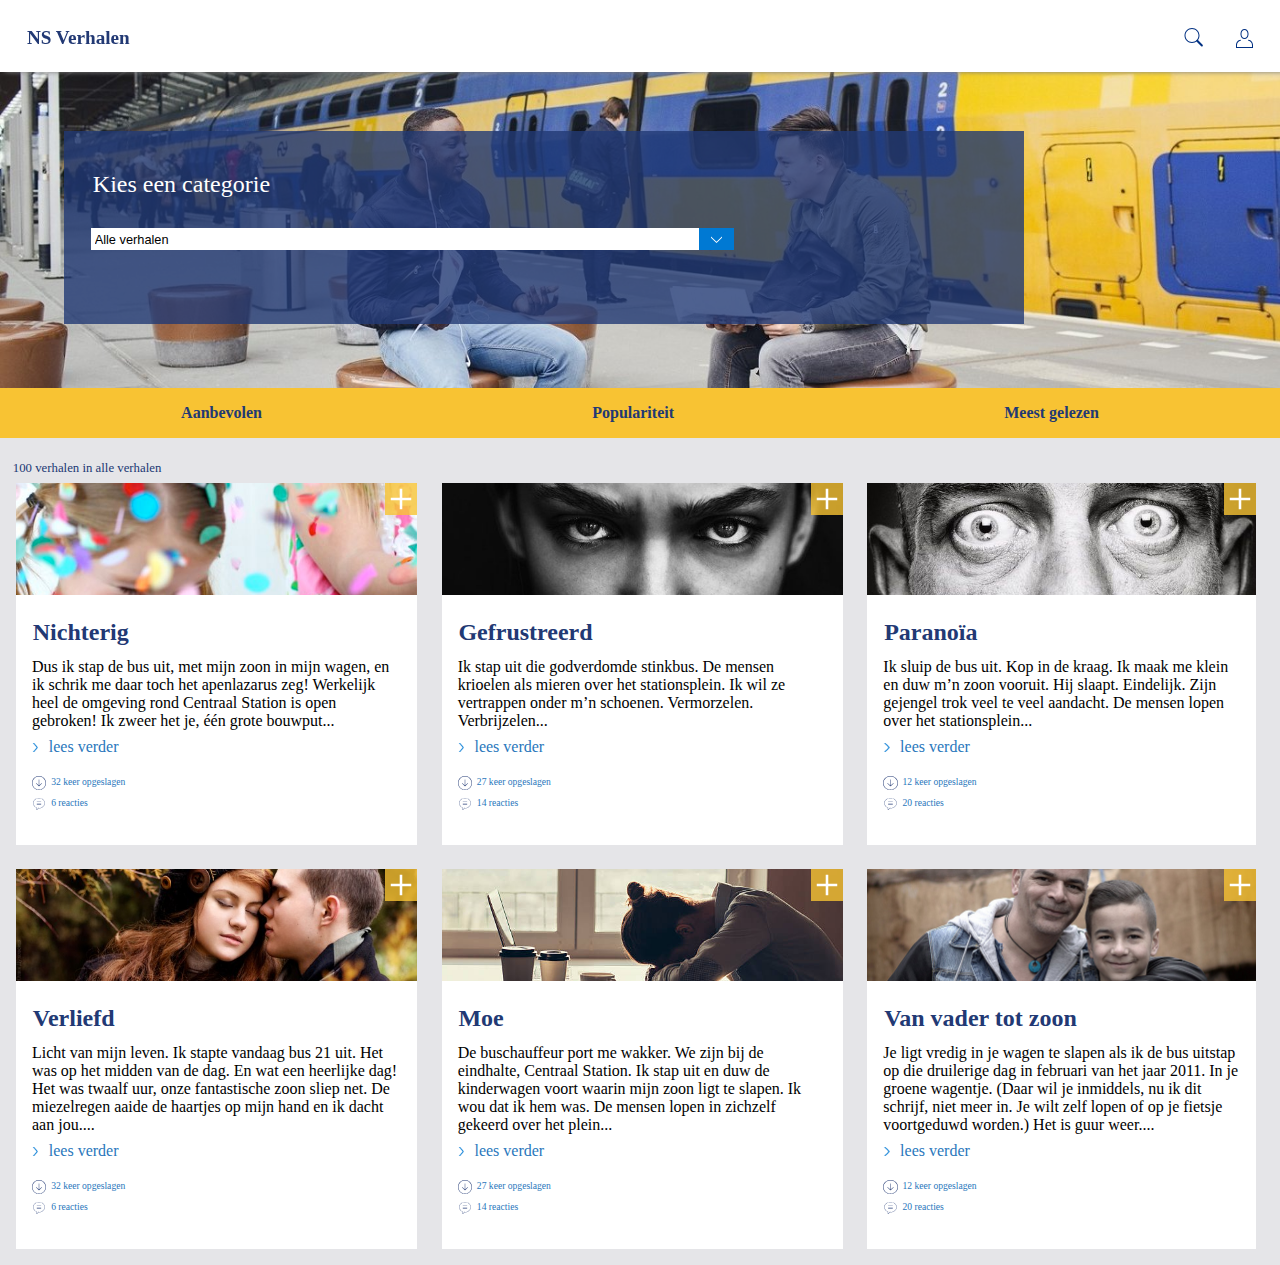
<file: index.html>
<!DOCTYPE html>
<html lang="nl">

<head>
    <meta charset="utf-8" />
    <title>
        NS verhalenwebsite
    </title>
    <meta content="initial-scale=1" name="viewport" />
    <link href="css/styles.css" rel="stylesheet" />
</head>

<body>
    <header>
        <h1>
            NS Verhalen
        </h1>
        <nav>
            <ul>
                <li class="searchItem">
                    <form>
                        <input class="searchInput" placeholder="Zoeken" type="text" />
                    </form>
                </li>
                <li>
                    <span id="itemsCounter">
                        </span>
                    <a href="login.html">
                    </a>
                </li>
            </ul>
        </nav>
    </header>
    <section>
        <header>
            <form action="#">
                <fieldset>
                    <legend>
                        <h3>Kies een categorie</h3>
                    </legend>
                    <select name="Categoriën">
                        <option value="Alle verhalen">
                            Alle verhalen
                        </option>
                        <option value="Aparte schrijfstijl">
                            Aparte schrijfstijl
                        </option>
                        <option value="Humor">
                            Humor
                        </option>
                        <option value="Vrolijk">
                            Vrolijk
                        </option>
                        <option value="Personage">
                            Personage
                        </option>
                        <option value="Negatief">
                            Negatief
                        </option>
                        <option value="Gedicht">
                            Gedicht
                        </option>
                        <option value="Spannend">
                            Spannend
                        </option>
                    </select>
                </fieldset>
            </form>
        </header>
        <nav>
            <ul>
                <li>
                    <a href="#">
                            Aanbevolen
                        </a>
                </li>
                <li>
                    <a href="#">
                            Populariteit
                        </a>
                </li>
                <li>
                    <a href="#">
                            Meest gelezen
                        </a>
                </li>
            </ul>
        </nav>
    </section>
    <main>
        <section>
            <h4>
                100 verhalen in alle verhalen
            </h4>
            <form action="#">
                <select name="Sorteren">
                    <option value="Aanbevolen">
                        Aanbevolen
                    </option>
                    <option value="Populair">
                        Populair
                    </option>
                    <option value="Meest gelezen">
                        Meest gelezen
                    </option>
                </select>
            </form>
        </section>
        <section>
            <h5>Verhalen</h5>
            <article>
                <header>
                    <img alt="toevoegen aan lijst" class="addButton" src="images/add_white.svg" />
                    <img alt="kinderen met confetti" src="images/kinderen_confetti.jpg" />
                    <h2>
                        Nichterig
                    </h2>
                </header>
                <p>
                    Dus ik stap de bus uit, met mijn zoon in mijn wagen, en ik schrik me daar toch het apenlazarus zeg! Werkelijk heel de omgeving rond Centraal Station is open gebroken! Ik zweer het je, één grote bouwput...
                    <a href="nichterig.html">
                        <img alt="lees meer icon" src="images/chevron_leesmeer.png"/> lees verder
                    </a>
                </p>
                <footer>
                    <nav>
                        <ul>
                            <li>
                                <a href="nichterig.html">
                                    <img alt="aantal keer opgeslagen icon" src="images/download_icon.svg" />
                                    <span>
                                            32 keer opgeslagen
                                    </span>
                                </a>
                            </li>
                            <li>
                                <a href="nichterig.html">
                                    <img alt="aantal reacties icon" src="images/comment_icon.svg" />
                                    <span>
                                            6 reacties
                                    </span>
                                </a>
                            </li>
                        </ul>
                    </nav>
                </footer>
            </article>
            <article>
                <header>
                    <img alt="toevoegen aan lijst" class="addButton" src="images/add_white.svg" />
                    <img alt="geirriteerde vrouw" src="images/irriteert_gezicht.jpg" />
                    <h2>
                        Gefrustreerd
                    </h2>
                </header>
                <p>
                    Ik stap uit die godverdomde stinkbus. De mensen krioelen als mieren over het stationsplein. Ik wil ze vertrappen onder m’n schoenen. Vermorzelen. Verbrijzelen...
                    <a href="gefrustreerd.html">
                        <img alt="lees meer icon" src="images/chevron_leesmeer.png"/> lees verder
                    </a>
                </p>
                <footer>
                    <nav>
                        <ul>
                            <li>
                                <a href="gefrustreerd.html">
                                    <img alt="aantal keer opgeslagen icon" src="images/download_icon.svg" />
                                    <span>
                                            27 keer opgeslagen
                                    </span>
                                </a>
                            </li>
                            <li>
                                <a href="gefrustreerd.html">
                                    <img alt="aantal reacties icon" src="images/comment_icon.svg" />
                                    <span>
                                            14 reacties
                                    </span>
                                </a>
                            </li>
                        </ul>
                    </nav>
                </footer>
            </article>
            <article>
                <header>
                    <img alt="toevoegen aan lijst" class="addButton" src="images/add_white.svg" />
                    <img alt="man met angstige blik in zijn ogen" src="images/gezicht_man1.jpg" />
                    <h2>
                        Paranoïa
                    </h2>
                </header>
                <p>
                    Ik sluip de bus uit. Kop in de kraag. Ik maak me klein en duw m’n zoon vooruit. Hij slaapt. Eindelijk. Zijn gejengel trok veel te veel aandacht. De mensen lopen over het stationsplein...
                    <a href="paranoia.html">
                        <img alt="lees meer icon" src="images/chevron_leesmeer.png"/> lees verder
                    </a>
                </p>
                <footer>
                    <nav>
                        <ul>
                            <li>
                                <a href="paranoia.html">
                                    <img alt="aantal keer opgeslagen icon" src="images/download_icon.svg" />
                                    <span>
                                            12 keer opgeslagen
                                    </span>
                                </a>
                            </li>
                            <li>
                                <a href="paranoia.html">
                                    <img alt="aantal reacties icon" src="images/comment_icon.svg" />
                                    <span>
                                            20 reacties
                                    </span>
                                </a>
                            </li>
                        </ul>
                    </nav>
                </footer>
            </article>
            <article>
                <header>
                    <img alt="toevoegen aan lijst" class="addButton" src="images/add_white.svg" />
                    <img alt="verliefd stel" src="images/verliefd.jpg" />
                    <h2>
                        Verliefd
                    </h2>
                </header>
                <p>
                    Licht van mijn leven. Ik stapte vandaag bus 21 uit. Het was op het midden van de dag. En wat een heerlijke dag! Het was twaalf uur, onze fantastische zoon sliep net. De miezelregen aaide de haartjes op mijn hand en ik dacht aan jou....
                    <a href="nichterig.html">
                        <img alt="lees meer icon" src="images/chevron_leesmeer.png"/> lees verder
                    </a>
                </p>
                <footer>
                    <nav>
                        <ul>
                            <li>
                                <a href="nichterig.html">
                                    <img alt="aantal keer opgeslagen icon" src="images/download_icon.svg" />
                                    <span>
                                            32 keer opgeslagen
                                    </span>
                                </a>
                            </li>
                            <li>
                                <a href="nichterig.html">
                                    <img alt="aantal reacties icon" src="images/comment_icon.svg" />
                                    <span>
                                            6 reacties
                                    </span>
                                </a>
                            </li>
                        </ul>
                    </nav>
                </footer>
            </article>
            <article>
                <header>
                    <img alt="toevoegen aan lijst" class="addButton" src="images/add_white.svg" />
                    <img alt="vrouw die moe is" src="images/moe.jpg" />
                    <h2>
                        Moe
                    </h2>
                </header>
                <p>
                    De buschauffeur port me wakker. We zijn bij de eindhalte, Centraal Station. Ik stap uit en duw de kinderwagen voort waarin mijn zoon ligt te slapen. Ik wou dat ik hem was. De mensen lopen in zichzelf gekeerd over het plein...
                    <a href="gefrustreerd.html">
                        <img alt="lees meer icon" src="images/chevron_leesmeer.png"/> lees verder
                    </a>
                </p>
                <footer>
                    <nav>
                        <ul>
                            <li>
                                <a href="gefrustreerd.html">
                                    <img alt="aantal keer opgeslagen icon" src="images/download_icon.svg" />
                                    <span>
                                            27 keer opgeslagen
                                    </span>
                                </a>
                            </li>
                            <li>
                                <a href="gefrustreerd.html">
                                    <img alt="aantal reacties icon" src="images/comment_icon.svg" />
                                    <span>
                                            14 reacties
                                    </span>
                                </a>
                            </li>
                        </ul>
                    </nav>
                </footer>
            </article>
            <article>
                <header>
                    <img alt="toevoegen aan lijst" class="addButton" src="images/add_white.svg" />
                    <img alt="vader met zoon" src="images/vaderzoon.jpg" />
                    <h2>
                        Van vader tot zoon
                    </h2>
                </header>
                <p>
                    Je ligt vredig in je wagen te slapen als ik de bus uitstap op die druilerige dag in februari van het jaar 2011. In je groene wagentje. (Daar wil je inmiddels, nu ik dit schrijf, niet meer in. Je wilt zelf lopen of op je fietsje voortgeduwd worden.) Het is guur weer....
                    <a href="paranoia.html">
                        <img alt="lees meer icon" src="images/chevron_leesmeer.png"/> lees verder
                    </a>
                </p>
                <footer>
                    <nav>
                        <ul>
                            <li>
                                <a href="paranoia.html">
                                    <img alt="aantal keer opgeslagen icon" src="images/download_icon.svg" />
                                    <span>
                                            12 keer opgeslagen
                                    </span>
                                </a>
                            </li>
                            <li>
                                <a href="paranoia.html">
                                    <img alt="aantal reacties icon" src="images/comment_icon.svg" />
                                    <span>
                                            20 reacties
                                    </span>
                                </a>
                            </li>
                        </ul>
                    </nav>
                </footer>
            </article>
        </section>
    </main>
    <script src="javascript/script.js"></script>
</body>

</html>
</file>
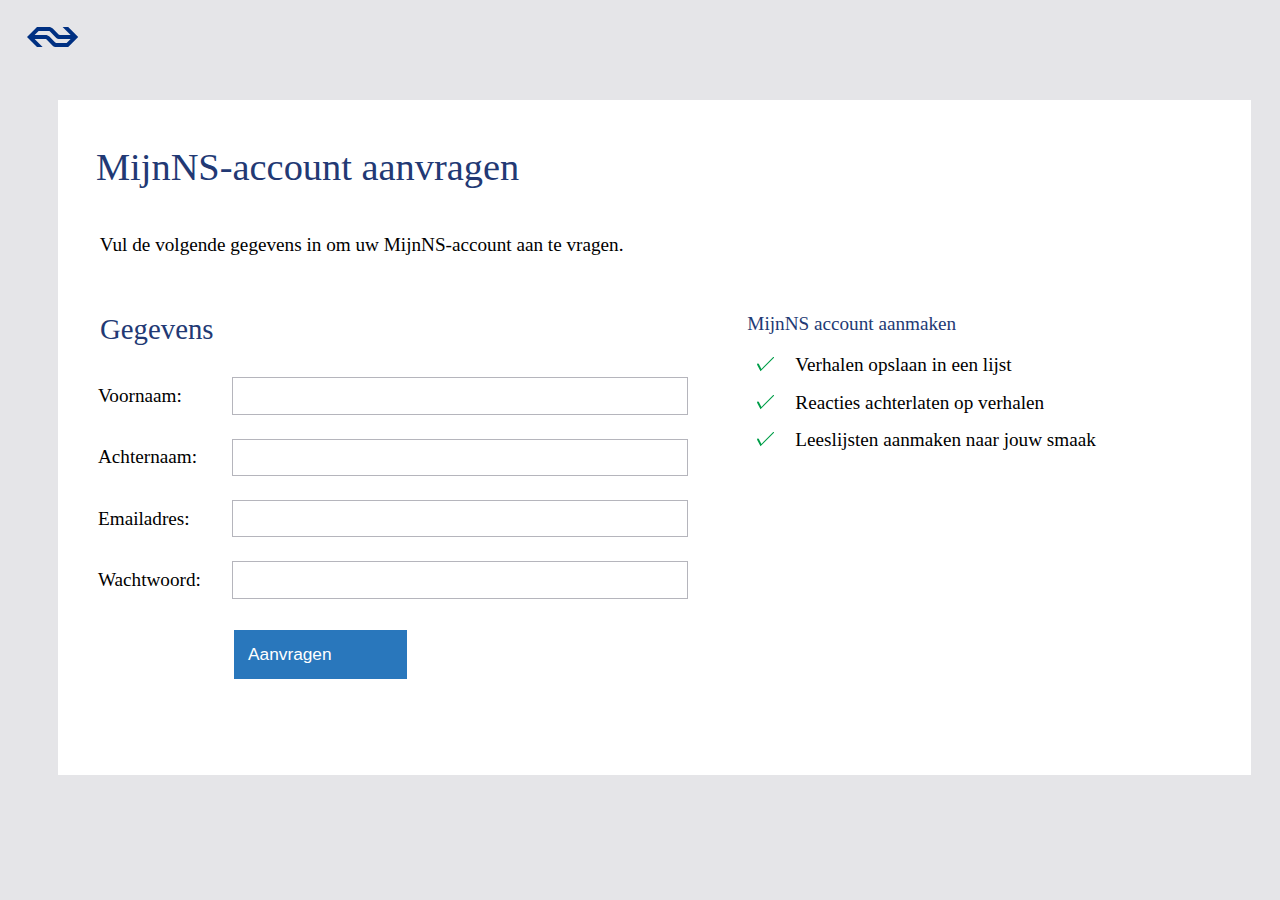
<file: account.html>
<!DOCTYPE html>
<html lang="nl">

<head>
    <meta charset="utf-8" />
    <title>
        Account aanmaken
    </title>
    <meta content="initial-scale=1.0" name="viewport" />
    <link href="css/account.css" rel="stylesheet" />
</head>

<body>
    <header>
        <a href="index.html"><img alt="logo van ns" src="images/nslogo.svg" /></a>
    </header>
    <main>
        <h1>
            MijnNS-account aanvragen
        </h1>

        <p> Vul de volgende gegevens in om uw MijnNS-account aan te vragen.</p>

        <form action="#">
            <fieldset>
                <legend>
                    Gegevens
                </legend>
                <ul>
                    <li>
                        <label for="name">
                        Voornaam:
                        </label>

                        <input id="name" required/>
                    </li>
                    <li>
                        <label for="surname">
                            Achternaam:
                        </label>
                        <input id="surname" required/>
                    </li>

                    <li>
                        <label for="mail">
                        Emailadres:
                        </label>

                        <input type="email" id="mail" name="email" minlength="8" required>
                    </li>

                    <li>
                        <label for="password">
                            Wachtwoord:
                        </label>
                        <input type="password" id="password" name="password" required>
                    </li>
                </ul>
            </fieldset>
            <button>
                Aanvragen
            </button>
        </form>

        <section>
            <h2>
                MijnNS account aanmaken
            </h2>
            <ul>
                <li>
                    Verhalen opslaan in een lijst
                </li>
                <li>
                    Reacties achterlaten op verhalen
                </li>
                <li>
                    Leeslijsten aanmaken naar jouw smaak
                </li>
            </ul>
        </section>
    </main>
</body>

</html>
</file>
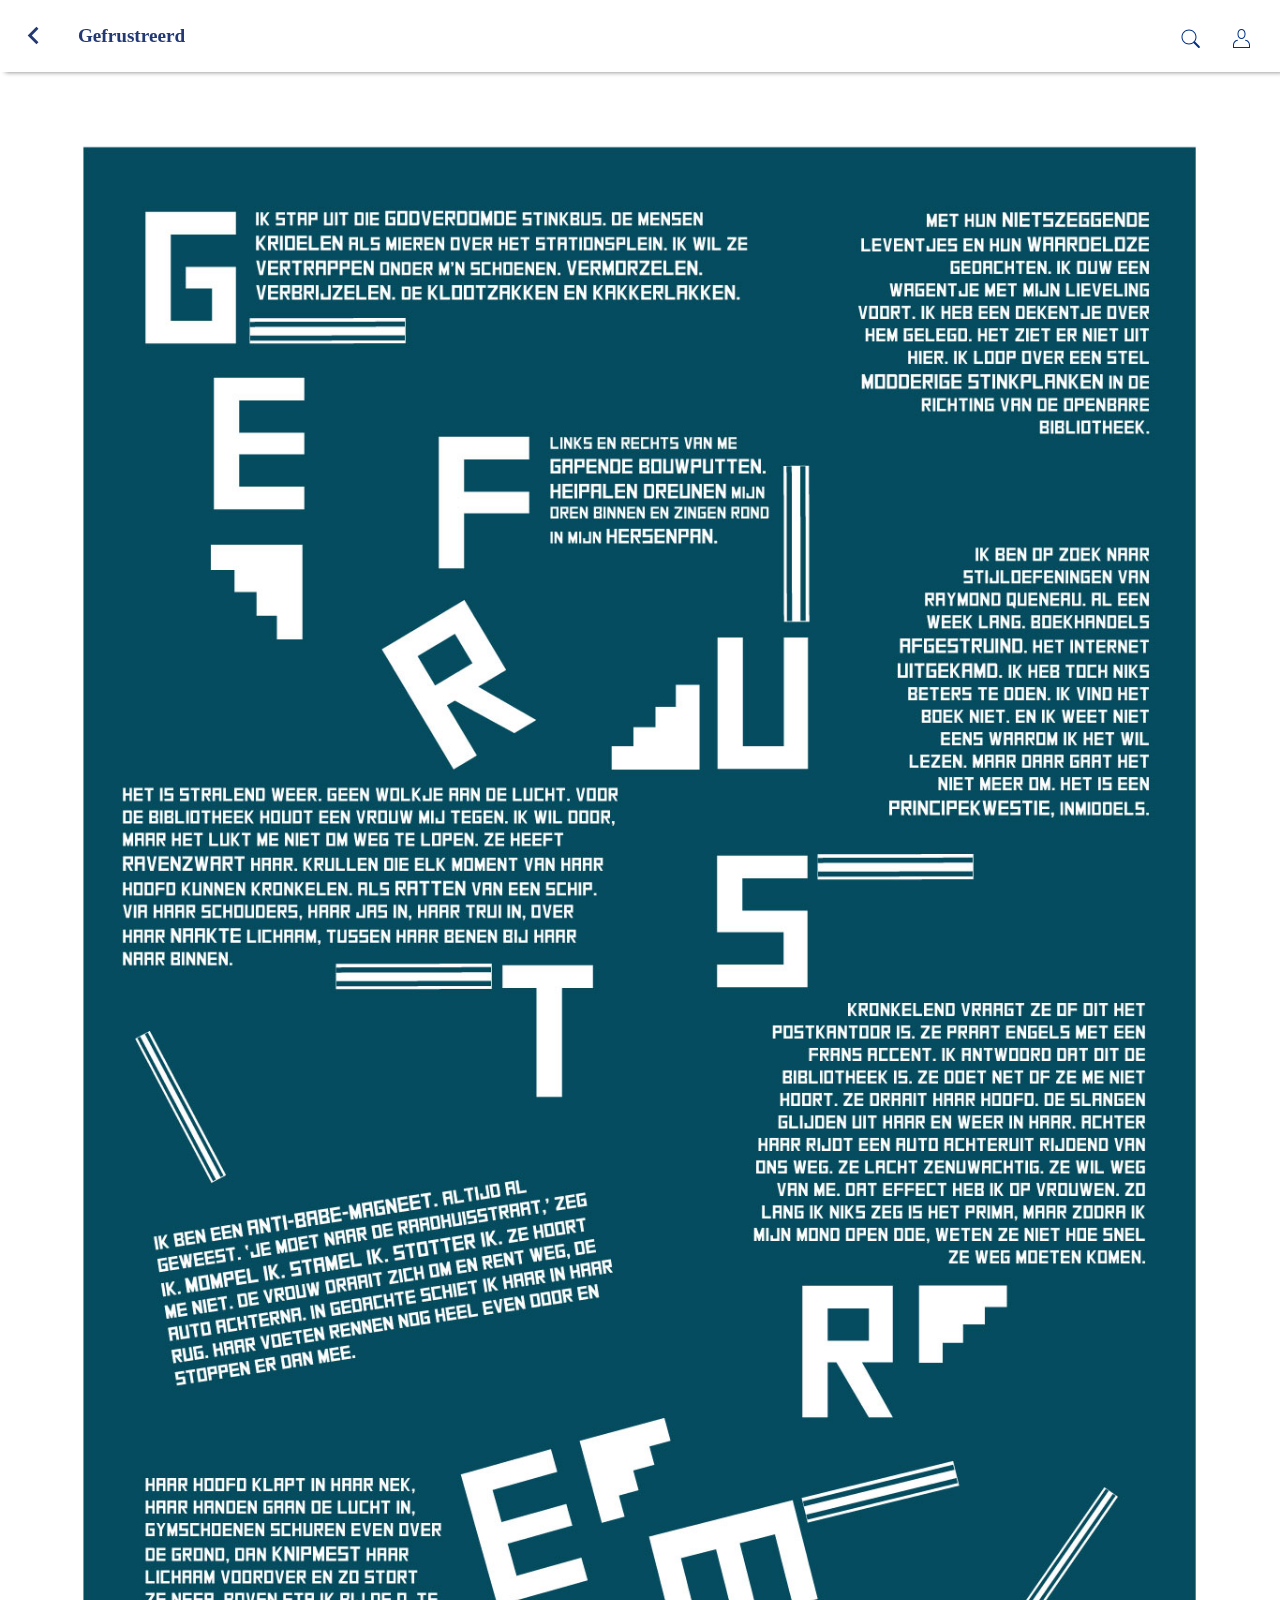
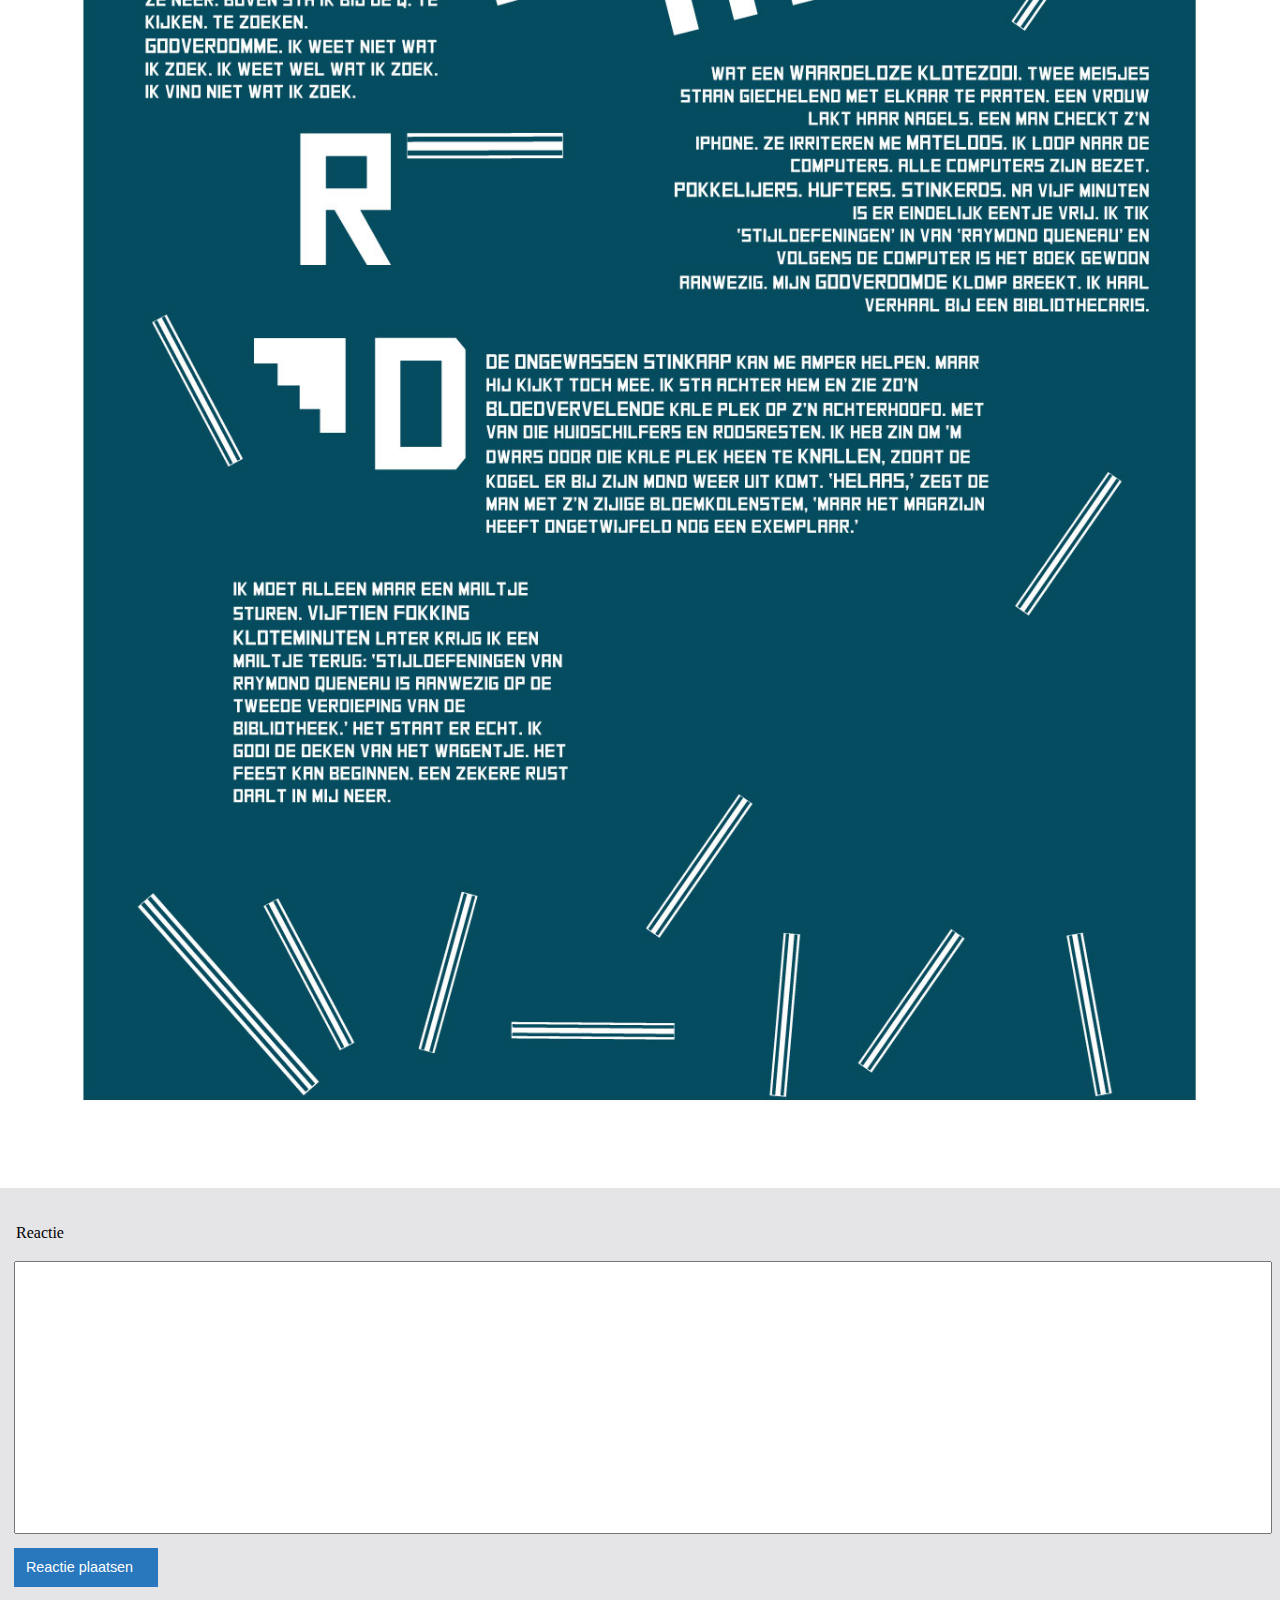
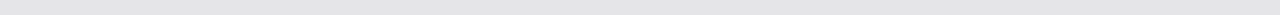
<file: gefrustreerd.html>
<!DOCTYPE html>
<html lang="nl">

<head>
    <meta charset="utf-8" />
    <title>
        Gefrustreerd
    </title>
    <meta content="initial-scale=1.0" name="viewport" />
    <link href="css/gefrustreerd.css" rel="stylesheet" />
    <link href="css/confetti.css" rel="stylesheet" />
    <link href="css/verhaal.css" rel="stylesheet" />
</head>

<body>

    <header>
        <a href="indexGelezen.html">
            <img alt="terug icon" src="images/back_button.svg"/>
        </a>

        <h1> Gefrustreerd </h1>

        <nav>
            <ul>

                <li>
                    <a href="">
                            <img alt="zoek icon" src="images/search.svg"/>
                        </a>
                </li>
                <li>
                    <a href="login.html">
                            <img alt="profiel" src="images/profiel.svg"/>

                        </a>
                </li>
            </ul>
        </nav>
    </header>
    <div id="progressIndicator"></div>

    <main>

        <img src="images/mobiel_gefrustreerd.jpg" alt="verhaal gefrustreerd">

        <form>
            <canvas id="confetti"></canvas>
            <fieldset>
                <legend>
                    Reactie
                </legend>

                <textarea name="message"></textarea>

            </fieldset>
            <button class="submitCommentButton">
                    Reactie plaatsen
            </button>
        </form>


    </main>
    <script src="javascript/confetti.js"></script>
    <script src="javascript/verhaal.js"></script>

</body>

</html>
</file>
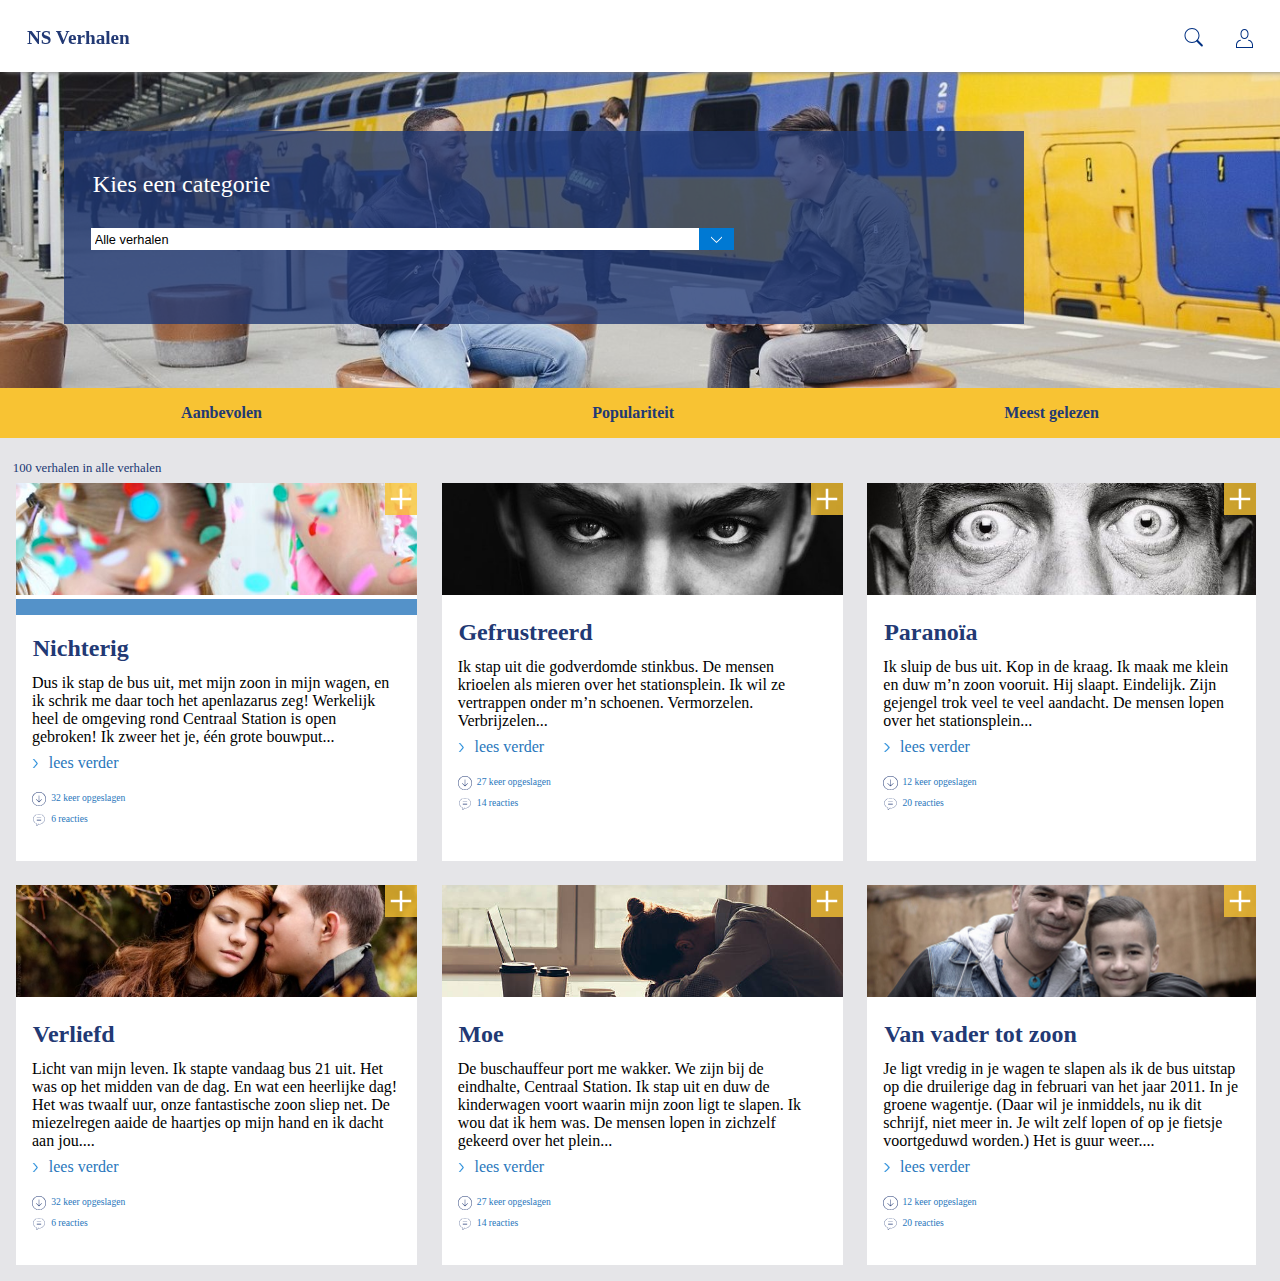
<file: indexGelezen.html>
<!DOCTYPE html>
<html lang="nl">

<head>
    <meta charset="utf-8" />
    <title>
        NS verhalenwebsite
    </title>
    <meta content="initial-scale=1" name="viewport" />
    <link href="css/styles.css" rel="stylesheet" />
    <link href="css/styles_gelezen.css" rel="stylesheet" />
</head>

<body>
    <header>
        <a href="index.html">
            <h1>
                NS Verhalen
            </h1>
        </a>
        <nav>
            <ul>
                <li class="searchItem">
                    <form>
                        <input class="searchInput" placeholder="Zoeken" type="text" />
                    </form>
                </li>
                <li>
                    <span id="itemsCounter">
                        </span>
                    <a href="login.html">
                    </a>
                </li>
            </ul>
        </nav>
    </header>
    <section>
        <header>
            <form action="#">
                <fieldset>
                    <legend>
                        <h3>Kies een categorie</h3>
                    </legend>
                    <select name="Categoriën">
                        <option value="Alle verhalen">
                            Alle verhalen
                        </option>
                        <option value="Aparte schrijfstijl">
                            Aparte schrijfstijl
                        </option>
                        <option value="Humor">
                            Humor
                        </option>
                        <option value="Vrolijk">
                            Vrolijk
                        </option>
                        <option value="Personage">
                            Personage
                        </option>
                        <option value="Negatief">
                            Negatief
                        </option>
                        <option value="Gedicht">
                            Gedicht
                        </option>
                        <option value="Spannend">
                            Spannend
                        </option>
                    </select>
                </fieldset>
            </form>
        </header>
        <nav>
            <ul>
                <li>
                    <a href="#">
                            Aanbevolen
                        </a>
                </li>
                <li>
                    <a href="#">
                            Populariteit
                        </a>
                </li>
                <li>
                    <a href="#">
                            Meest gelezen
                        </a>
                </li>
            </ul>
        </nav>
    </section>
    <main>
        <section>
            <h4>
                100 verhalen in alle verhalen
            </h4>
            <form action="#">
                <select name="Sorteren">
                    <option value="Aanbevolen">
                        Aanbevolen
                    </option>
                    <option value="Populair">
                        Populair
                    </option>
                    <option value="Meest gelezen">
                        Meest gelezen
                    </option>
                </select>
            </form>
        </section>
        <section>
            <article>
                <header>
                    <img alt="toevoegen aan lijst" class="addButton" src="images/add_white.svg" />
                    <img alt="kinderen met confetti" src="images/kinderen_confetti.jpg" />
                    <div class="progressIndicator"></div>
                    <h2>
                        Nichterig
                    </h2>
                </header>
                <p>
                    Dus ik stap de bus uit, met mijn zoon in mijn wagen, en ik schrik me daar toch het apenlazarus zeg! Werkelijk heel de omgeving rond Centraal Station is open gebroken! Ik zweer het je, één grote bouwput...
                    <a href="nichterig.html">
                        <img alt="lees meer icon" src="images/chevron_leesmeer.png"/> lees verder
                    </a>
                </p>
                <footer>
                    <nav>
                        <ul>
                            <li>
                                <a href="nichterig.html">
                                    <img alt="aantal keer opgeslagen icon" src="images/download_icon.svg" />
                                    <span>
                                            32 keer opgeslagen
                                    </span>
                                </a>
                            </li>
                            <li>
                                <a href="nichterig.html">
                                    <img alt="aantal reacties icon" src="images/comment_icon.svg" />
                                    <span>
                                            6 reacties
                                    </span>
                                </a>
                            </li>
                        </ul>
                    </nav>
                </footer>
            </article>
            <article>
                <header>
                    <img alt="toevoegen aan lijst" class="addButton" src="images/add_white.svg" />
                    <img alt="geirriteerde vrouw" src="images/irriteert_gezicht.jpg" />
                    <h2>
                        Gefrustreerd
                    </h2>
                </header>
                <p>
                    Ik stap uit die godverdomde stinkbus. De mensen krioelen als mieren over het stationsplein. Ik wil ze vertrappen onder m’n schoenen. Vermorzelen. Verbrijzelen...
                    <a href="gefrustreerd.html">
                        <img alt="lees meer icon" src="images/chevron_leesmeer.png"/> lees verder
                    </a>
                </p>
                <footer>
                    <nav>
                        <ul>
                            <li>
                                <a href="gefrustreerd.html">
                                    <img alt="aantal keer opgeslagen icon" src="images/download_icon.svg" />
                                    <span>
                                            27 keer opgeslagen
                                    </span>
                                </a>
                            </li>
                            <li>
                                <a href="gefrustreerd.html">
                                    <img alt="aantal reacties icon" src="images/comment_icon.svg" />
                                    <span>
                                            14 reacties
                                    </span>
                                </a>
                            </li>
                        </ul>
                    </nav>
                </footer>
            </article>
            <article>
                <header>
                    <img alt="toevoegen aan lijst" class="addButton" src="images/add_white.svg" />
                    <img alt="man met angstige blik in zijn ogen" src="images/gezicht_man1.jpg" />
                    <h2>
                        Paranoïa
                    </h2>
                </header>
                <p>
                    Ik sluip de bus uit. Kop in de kraag. Ik maak me klein en duw m’n zoon vooruit. Hij slaapt. Eindelijk. Zijn gejengel trok veel te veel aandacht. De mensen lopen over het stationsplein...
                    <a href="paranoia.html">
                        <img alt="lees meer icon" src="images/chevron_leesmeer.png"/> lees verder
                    </a>
                </p>
                <footer>
                    <nav>
                        <ul>
                            <li>
                                <a href="paranoia.html">
                                    <img alt="aantal keer opgeslagen icon" src="images/download_icon.svg" />
                                    <span>
                                            12 keer opgeslagen
                                    </span>
                                </a>
                            </li>
                            <li>
                                <a href="paranoia.html">
                                    <img alt="aantal reacties icon" src="images/comment_icon.svg" />
                                    <span>
                                            20 reacties
                                    </span>
                                </a>
                            </li>
                        </ul>
                    </nav>
                </footer>
            </article>
            <article>
                <header>
                    <img alt="toevoegen aan lijst" class="addButton" src="images/add_white.svg" />
                    <img alt="verliefd stel" src="images/verliefd.jpg" />
                    <h2>
                        Verliefd
                    </h2>
                </header>
                <p>
                    Licht van mijn leven. Ik stapte vandaag bus 21 uit. Het was op het midden van de dag. En wat een heerlijke dag! Het was twaalf uur, onze fantastische zoon sliep net. De miezelregen aaide de haartjes op mijn hand en ik dacht aan jou....
                    <a href="nichterig.html">
                        <img alt="lees meer icon" src="images/chevron_leesmeer.png"/> lees verder
                    </a>
                </p>
                <footer>
                    <nav>
                        <ul>
                            <li>
                                <a href="nichterig.html">
                                    <img alt="aantal keer opgeslagen icon" src="images/download_icon.svg" />
                                    <span>
                                            32 keer opgeslagen
                                    </span>
                                </a>
                            </li>
                            <li>
                                <a href="nichterig.html">
                                    <img alt="aantal reacties icon" src="images/comment_icon.svg" />
                                    <span>
                                            6 reacties
                                    </span>
                                </a>
                            </li>
                        </ul>
                    </nav>
                </footer>
            </article>
            <article>
                <header>
                    <img alt="toevoegen aan lijst" class="addButton" src="images/add_white.svg" />
                    <img alt="vrouw die moe is" src="images/moe.jpg" />
                    <h2>
                        Moe
                    </h2>
                </header>
                <p>
                    De buschauffeur port me wakker. We zijn bij de eindhalte, Centraal Station. Ik stap uit en duw de kinderwagen voort waarin mijn zoon ligt te slapen. Ik wou dat ik hem was. De mensen lopen in zichzelf gekeerd over het plein...
                    <a href="gefrustreerd.html">
                        <img alt="lees meer icon" src="images/chevron_leesmeer.png"/> lees verder
                    </a>
                </p>
                <footer>
                    <nav>
                        <ul>
                            <li>
                                <a href="gefrustreerd.html">
                                    <img alt="aantal keer opgeslagen icon" src="images/download_icon.svg" />
                                    <span>
                                            27 keer opgeslagen
                                    </span>
                                </a>
                            </li>
                            <li>
                                <a href="gefrustreerd.html">
                                    <img alt="aantal reacties icon" src="images/comment_icon.svg" />
                                    <span>
                                            14 reacties
                                    </span>
                                </a>
                            </li>
                        </ul>
                    </nav>
                </footer>
            </article>
            <article>
                <header>
                    <img alt="toevoegen aan lijst" class="addButton" src="images/add_white.svg" />
                    <img alt="vader met zoon" src="images/vaderzoon.jpg" />
                    <h2>
                        Van vader tot zoon
                    </h2>
                </header>
                <p>
                    Je ligt vredig in je wagen te slapen als ik de bus uitstap op die druilerige dag in februari van het jaar 2011. In je groene wagentje. (Daar wil je inmiddels, nu ik dit schrijf, niet meer in. Je wilt zelf lopen of op je fietsje voortgeduwd worden.) Het is guur weer....
                    <a href="paranoia.html">
                        <img alt="lees meer icon" src="images/chevron_leesmeer.png"/> lees verder
                    </a>
                </p>
                <footer>
                    <nav>
                        <ul>
                            <li>
                                <a href="paranoia.html">
                                    <img alt="aantal keer opgeslagen icon" src="images/download_icon.svg" />
                                    <span>
                                            12 keer opgeslagen
                                    </span>
                                </a>
                            </li>
                            <li>
                                <a href="paranoia.html">
                                    <img alt="aantal reacties icon" src="images/comment_icon.svg" />
                                    <span>
                                            20 reacties
                                    </span>
                                </a>
                            </li>
                        </ul>
                    </nav>
                </footer>
            </article>
        </section>
    </main>
    <script src="javascript/script.js"></script>
</body>

</html>
</file>
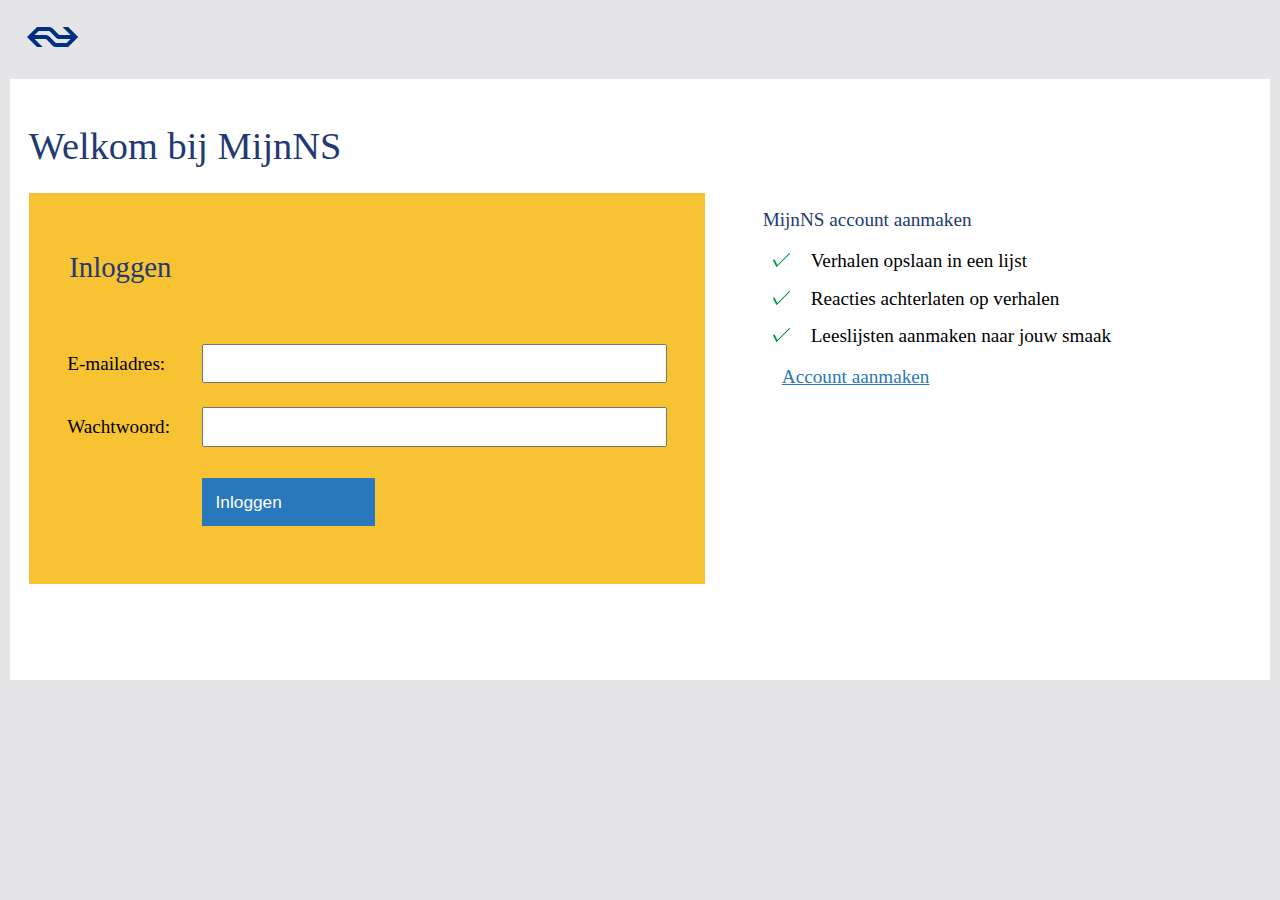
<file: login.html>
<!DOCTYPE html>
<html lang="nl">

<head>
    <meta charset="utf-8" />
    <title>
        Login
    </title>
    <meta content="initial-scale=1.0" name="viewport" />
    <link href="css/login.css" rel="stylesheet" />
</head>

<body>
    <header>

        <a href="index.html"><img alt="logo van ns" src="images/nslogo.svg" /></a>

    </header>
    <main>
        <h1>
            Welkom bij MijnNS
        </h1>
        <form action="#">
            <fieldset>
                <legend>
                    Inloggen
                </legend>
                <ul>
                    <li>
                        <label for="mail">
                            E-mailadres:
                        </label>
                        <input type="email" id="mail" name="email" minlength="8" required>
                    </li>
                    <li>
                        <label for="password">
                            Wachtwoord:
                        </label>
                        <input type="password" id="password" name="password" required>
                    </li>
                </ul>
            </fieldset>
            <button>
                Inloggen
            </button>
        </form>

        <section>
            <h2>
                MijnNS account aanmaken
            </h2>
            <ul>
                <li>
                    Verhalen opslaan in een lijst
                </li>
                <li>
                    Reacties achterlaten op verhalen
                </li>
                <li>
                    Leeslijsten aanmaken naar jouw smaak
                </li>
            </ul>
            <a href="account.html ">
                Account aanmaken
            </a>
        </section>
    </main>
</body>

</html>
</file>
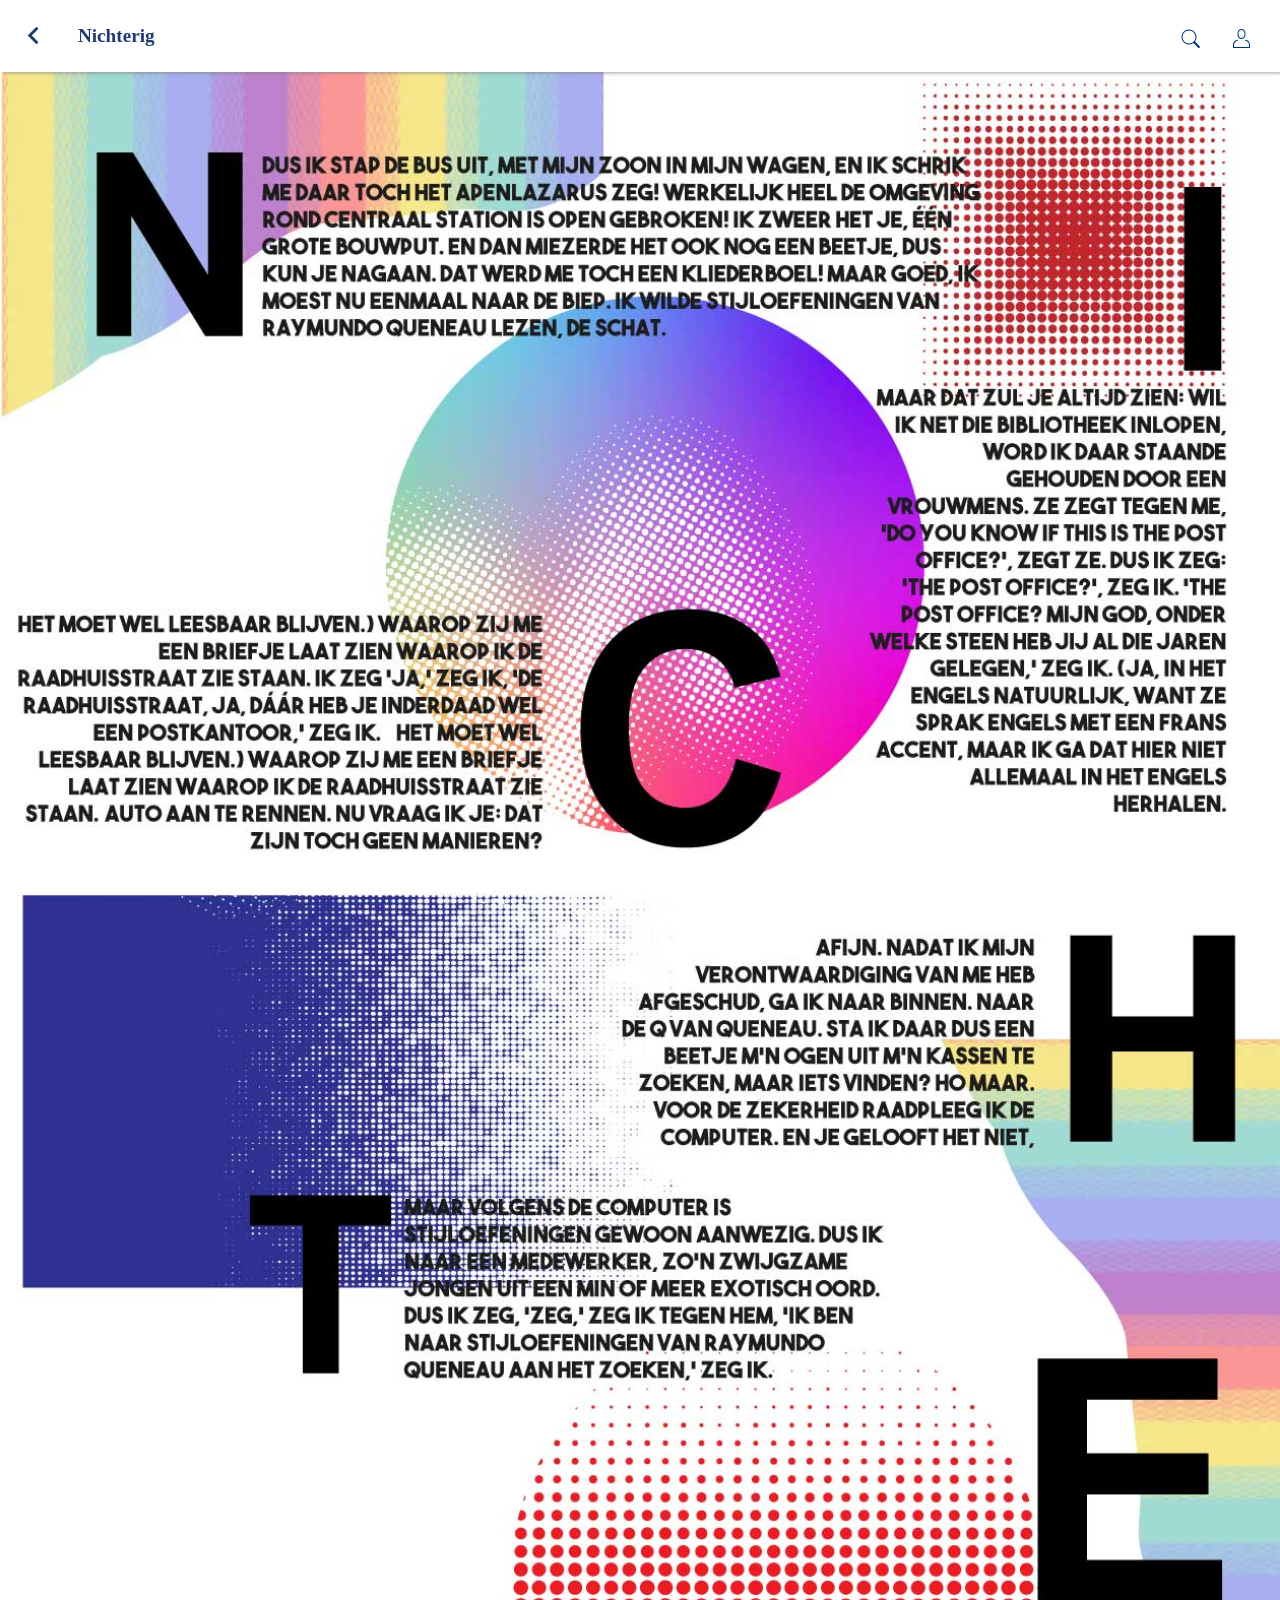
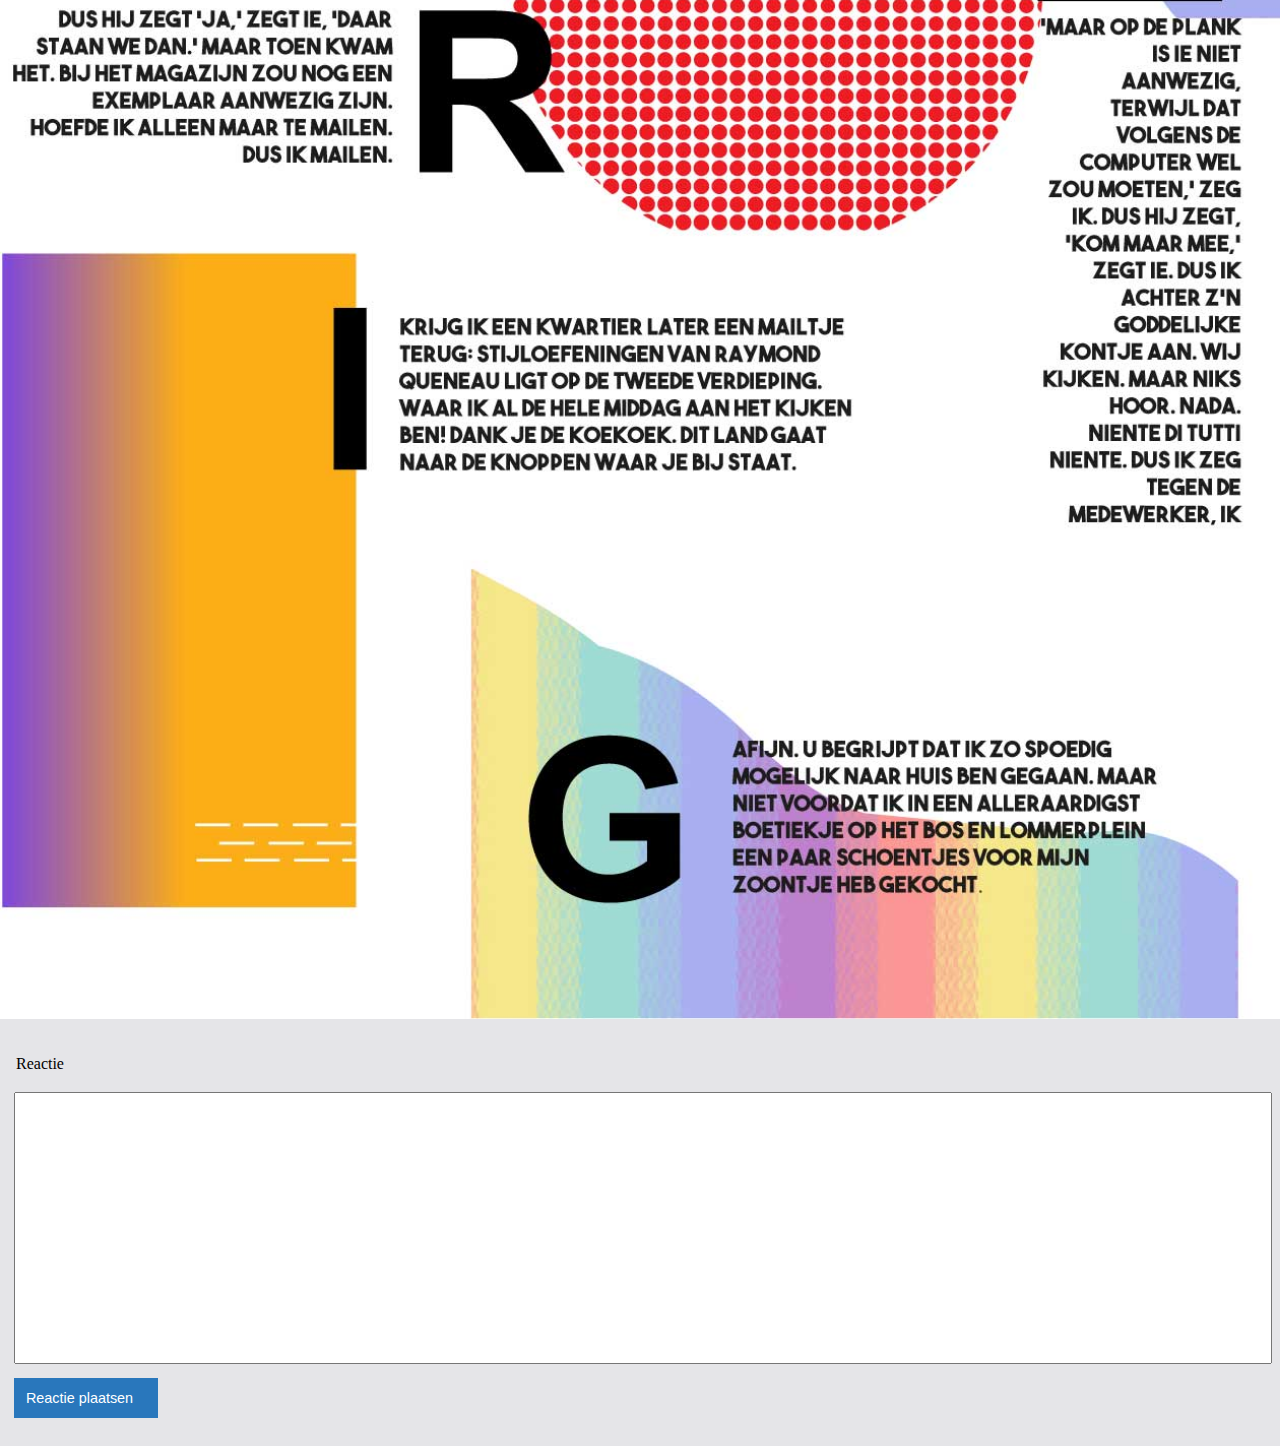
<file: nichterig.html>
<!DOCTYPE html>
<html lang="nl">

<head>
    <meta charset="utf-8" />
    <title>
        Nichterig
    </title>
    <meta content="initial-scale=1.0" name="viewport" />
    <link href="css/nichterig.css" rel="stylesheet" />
    <link href="css/confetti.css" rel="stylesheet" />
    <link href="css/verhaal.css" rel="stylesheet" />
</head>

<body>
    <header>
        <a href="indexGelezen.html">
            <img alt="terug icon" src="images/back_button.svg"/>
        </a>
        <h1>
            Nichterig
        </h1>
        <nav>
            <ul>
                <li>
                    <a href="">
                            <img alt="zoek icon" src="images/search.svg"/>

                        </a>
                </li>
                <li>
                    <a href="login.html">
                            <img alt="profiel" src="images/profiel.svg"/>

                        </a>
                </li>
            </ul>
        </nav>
    </header>
    <div id="progressIndicator"></div>
    <main>

        <img src="images/mobile1.jpg" alt="verhaal nichterig">

        <form action="#">
            <canvas id="confetti"></canvas>
            <fieldset>
                <legend>
                    Reactie
                </legend>

                <textarea name="message"></textarea>

            </fieldset>
            <button class="submitCommentButton">
                    Reactie plaatsen
            </button>
        </form>

    </main>
    <script src="javascript/confetti.js"></script>
    <script src="javascript/verhaal.js"></script>
</body>

</html>
</file>
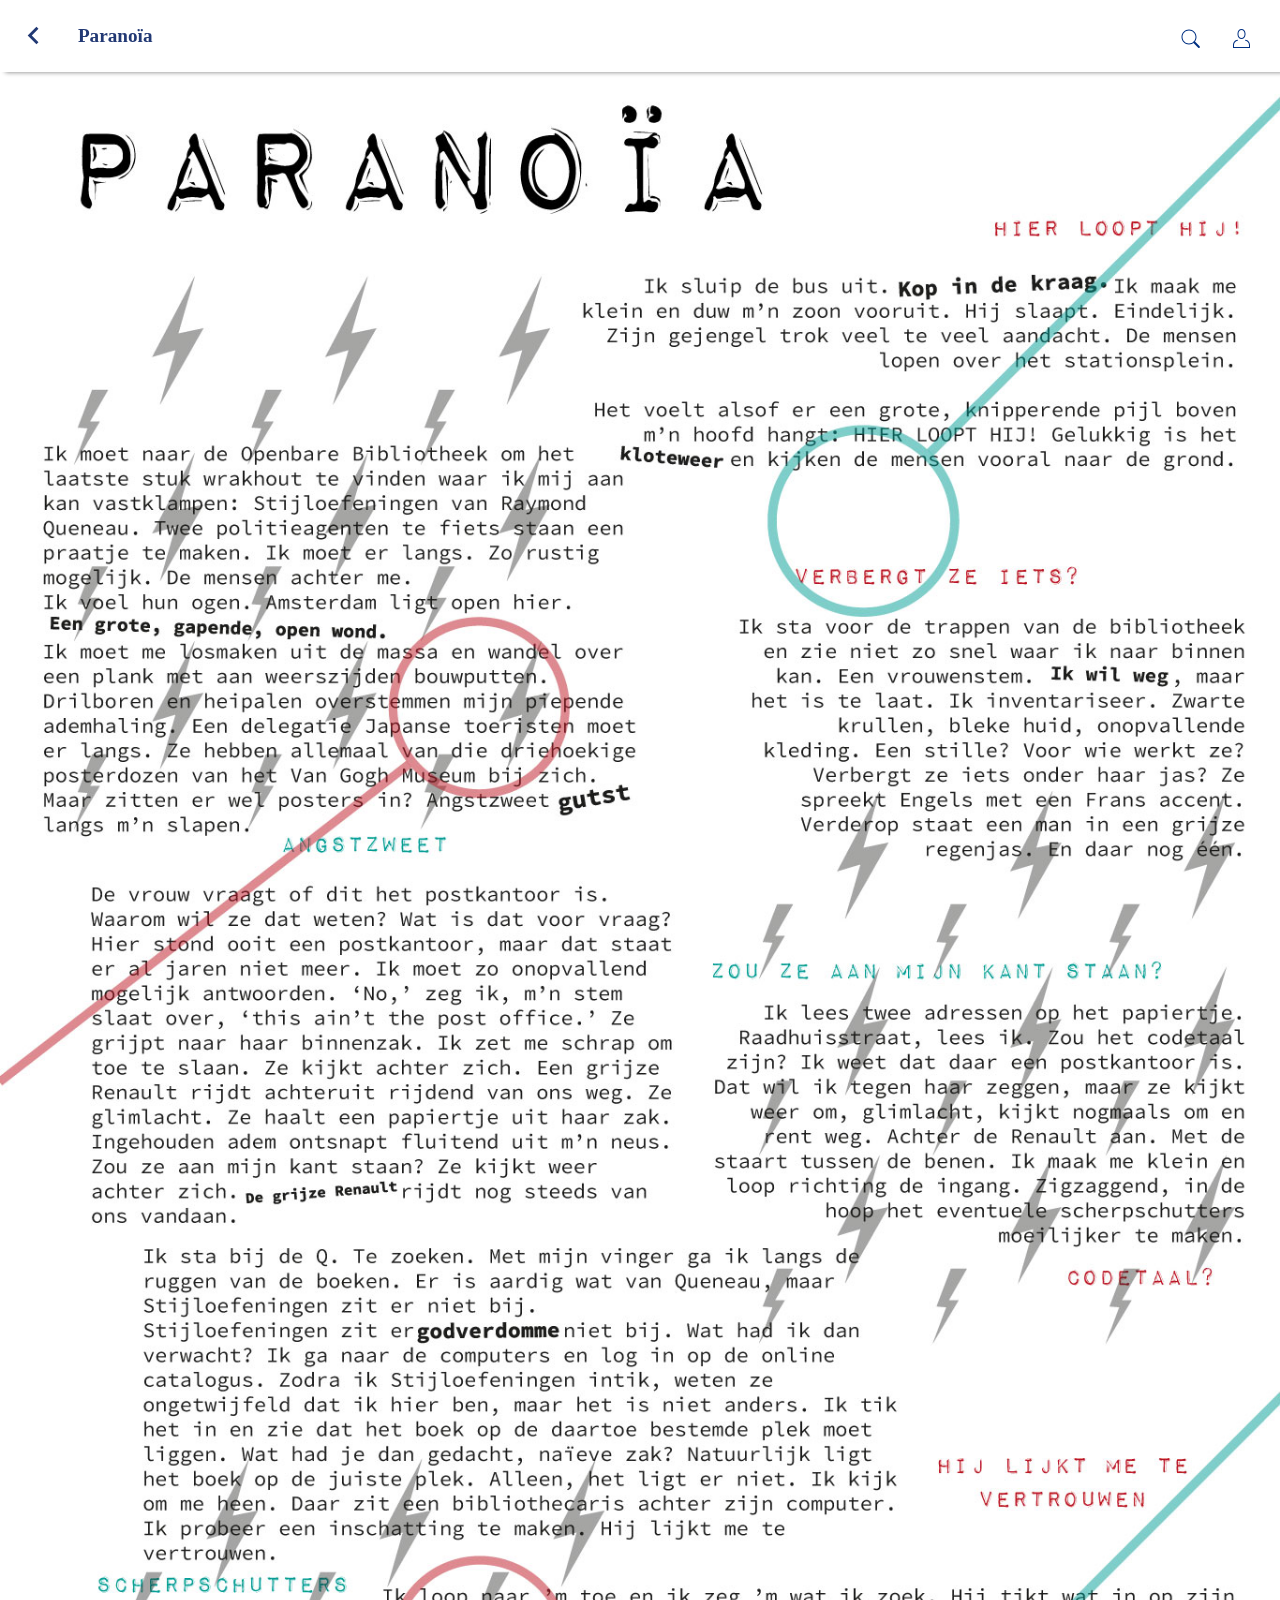
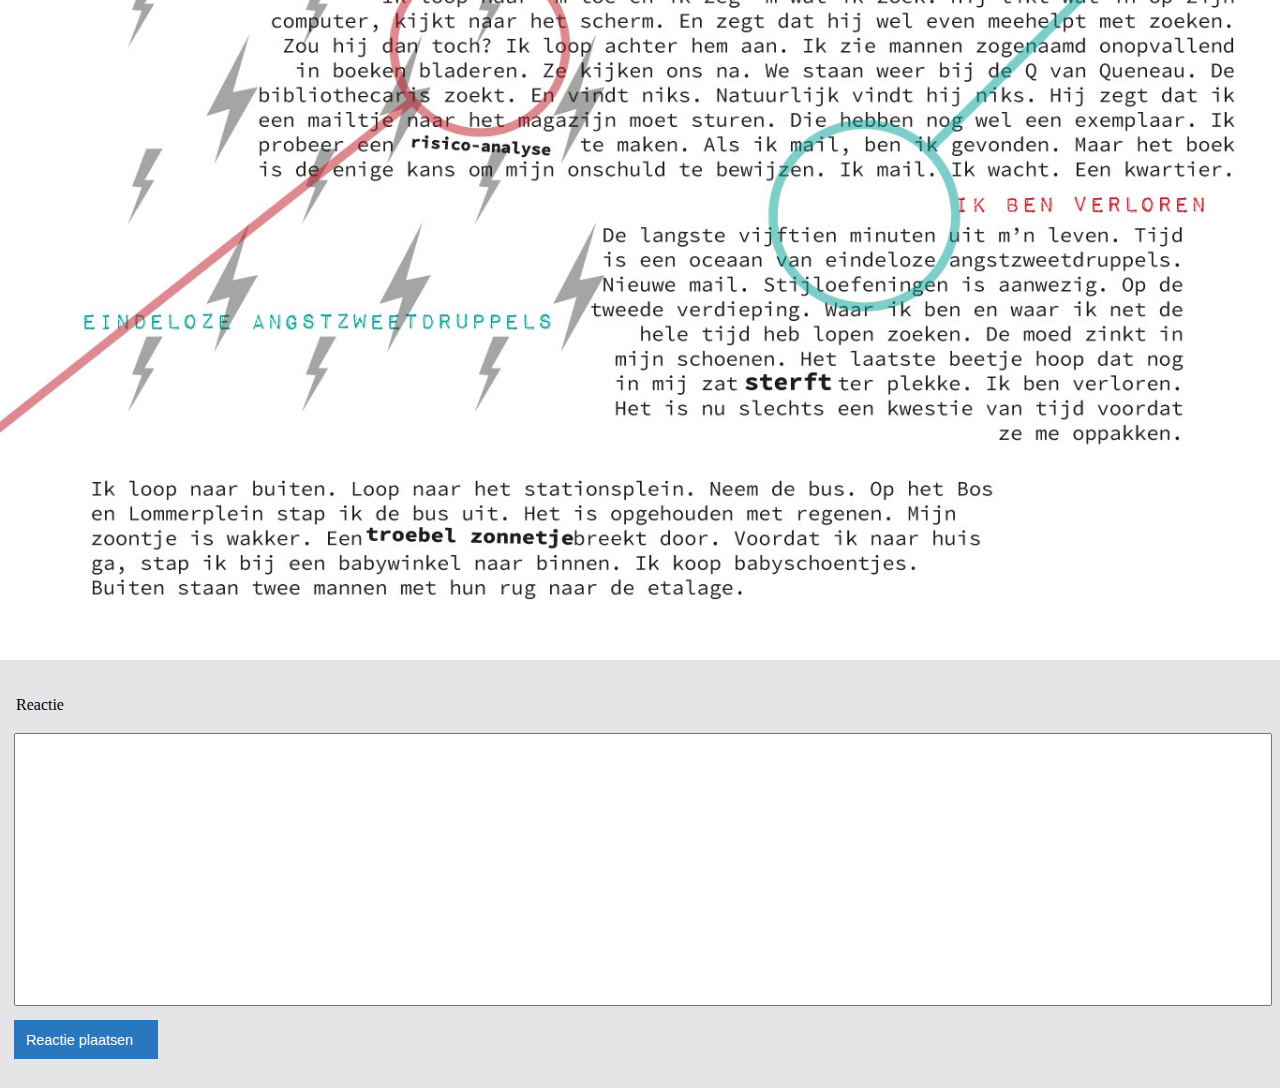
<file: paranoia.html>
<!DOCTYPE html>
<html lang="nl">

<head>
    <meta charset="utf-8" />
    <title>
        Paranoïa
    </title>
    <meta content="initial-scale=1.0" name="viewport" />
    <link href="css/paranoia.css" rel="stylesheet" />
    <link href="css/confetti.css" rel="stylesheet" />
    <link href="css/verhaal.css" rel="stylesheet" />
</head>

<body>
    <header>
        <a href="indexGelezen.html">
            <img alt="terug icon" src="images/back_button.svg"/>
        </a>
        <h1>
            Paranoïa
        </h1>
        <nav>
            <ul>
                <li>
                    <a href="">
                            <img alt="zoek icon" src="images/search.svg"/>

                        </a>
                </li>
                <li>
                    <a href="login.html">
                            <img alt="profiel" src="images/profiel.svg"/>

                        </a>
                </li>
            </ul>
        </nav>
    </header>
    <div id="progressIndicator"></div>
    <main>

        <img src="images/mobiel_para.jpg" alt="verhaal paranoia">

        <form action="#">
            <canvas id="confetti"></canvas>
            <fieldset>
                <legend>
                    Reactie
                </legend>

                <textarea name="message"></textarea>

            </fieldset>
            <button class="submitCommentButton">
                    Reactie plaatsen
            </button>
        </form>

    </main>
    <script src="javascript/confetti.js"></script>
    <script src="javascript/verhaal.js"></script>
</body>

</html>
</file>
<file: css/styles.css>
body {
    background-color: #E5E5E8;
    font-family: NS Sans;
    margin: 0;
    padding: 0;
}


/* header */

body > header {
    background-color: #FFFFFF;
    box-shadow: 0.3em 0.06em 0.3em grey;
    color: #223974;
    display: flex;
    height: 4.5em;
    justify-content: space-between;
    position: fixed;
    top: 0;
    width: 100%;
    z-index: 999;
}

body > header > a {
    color: #223974;
    text-decoration: none;
}

body > header > nav > ul {
    display: flex;
    justify-content: space-between;
    list-style: none;
    margin: 1em 1em 1em;
    padding: 0.3em;
}

body > header > nav > ul > li {

    background-repeat: no-repeat;
    height: 2em;
    margin-left: 1em;

}

body > header > nav > ul > li > a {
    display: block;
    height: 100%;
    width: 100%;

}


body > header > nav > ul > li > form {
    display: flex;
    flex-direction: column;
    height: 100%;
    justify-content: center;
    width: 100%;
}

body > section > header {
    background-image: url(../images/thema_studenten.jpg);
    background-position: center;
    background-repeat: no-repeat;
    background-size: cover;
    margin-top: 4.2em;
    padding: 5% 20% 5% 5%;
}

body > section > header > form {
    background-color: #223974;
    background-color: rgba(34, 57, 116, 0.8);
    padding-bottom: 1em;
    padding-left: 0.8em;
    padding-top: 1em;
}

body > section > header > form > fieldset > select {
    background-color: #ffffff;
    border-radius: 0;
    border-style: none;
    font-size: 0.8em;
    padding: 0.3em;
    width: 70%;
}

h3 {
    color: #FFFFFF;
    font-size: 1.5rem;
    font-weight: 500;
    margin-bottom: 1em;
}

select {
    background-image: url(../images/chevron.svg);
    background-position: right;
    background-repeat: no-repeat;
    -webkit-appearance: none;
}


.addButton {
    -webkit-transition-duration: 0.4s;
    transition-duration: 0.4s;
}

.addButton:hover {
    background-color: #E5B430;
    background-color: rgba(229, 180, 48, 0.8);
}

header > nav > ul > li:last-child {
    background-image: url(../images/profiel.svg);
    position: relative;
    width: 2em;
}

header > nav > ul > li:last-child > span {
    position: absolute;
    color: #223974;
    top: 0;
    right: 0;
    opacity: 0;
    transition: opacity 0.5s;
}

.counterShown {
    opacity: 1 !important;
}

h1 {
    font-size: 1.2em;
    margin: 1.4em 0 1.4em 1.4em;
}

header ul {
    display: flex;
    list-style: none;
}


/* header > zoekbalk */

body > header > nav > ul > li > form > input {
    align-self: flex-end;
    outline: none;
    color: #223974;
    font-size: 0.1em;
    height: 0;
    margin-bottom: auto;
    margin-top: auto;
    transition: width 0.8s, height 0.8s, font-size 0.4s;
    visibility: hidden;
    width: 0;
}

.searchExpanded {
    font-size: 1em;
    height: 100%;
    visibility: visible;
    width: 100%;
}

header > nav > ul > li:first-child {
    background-image: url(../images/search.svg);
    background-position: right;
    width: 6em;

}

/* main */

main {
    padding: 0.8em;
}

form {
    top: 18.75em;
}

fieldset {
    border: none;
}

h4 {
    color: #223974;
    flex-grow: 1;
    font-size: 0.8em;
    font-weight: 100;
    margin: 0.8em 0 0 0;
}

article {
    background-color: #ffffff;
    margin-top: 1em;
    position: relative;
}

article > header > img:first-child {
    background-color: #F8C333;
    background-color: rgba(248, 195, 51, 0.8);
    height: 2em;
    position: absolute;
    right: 0;
    top: 0;
    width: 2em;
}

h5 {
    display: none;
}

article > header > img:nth-child(2) {
    max-height: 7em;
    object-fit: cover;
    width: 100%;
}

h2 {
    color: #223974;
    margin-bottom: -0.2em;
    margin-left: 0.7em;
}

article p {
    margin: 1em;
}

article > p > a {
    color: #2977BC;
    display: block;
    padding-top: 0.5em;
    text-align: left;
    text-decoration: none;
}

article > p > a > img {
    margin-right: 0.4em;
    width: 0.4em;
}

article > footer > nav > ul > li > a > img {
    padding-right: 0.5em;
    width: 1.5em;
}

article > footer > nav > ul > li {
    list-style-type: none;
    padding: 0;
}

article > footer > nav > ul {
    margin: 1em 1em;
    padding-bottom: 1em;
    padding-left: 0;
}

article > footer > nav > ul > li > a {
    text-decoration: none;
}

article > footer > nav > ul > li > a {
    color: #2977BC;
    display: block;
    font-size: 0.6em;
    padding-top: 0.5em;
    text-align: left;
    text-decoration: none;
}

article > footer > nav > ul > li > a > span {
    position: absolute;
}

main > section {
    display: flex;
    flex-wrap: wrap;
}

section > nav > ul {
    background-color: #F8C333;
    display: flex;
    flex-wrap: nowrap;
    list-style: none;
    margin: 0;
    padding: 1em;
}

section > nav > ul > li {
    flex-grow: 1;
}

section > nav > ul > li > a {
    color: #223974;
    display: block;
    font-weight: bold;
    text-align: center;
    text-decoration: none;
    width: 100%;
}

section > nav > ul > li > a:active,
section > nav > ul > li > a:hover {
    text-decoration: underline;
}

main > section > form {
    flex-grow: 1;
}

main > section > form > select {
    background-color: #ffffff;
    border-radius: 0;
    border-style: none;
    font-size: 0.8em;
    padding: 0.3em;
    width: 100%;
}

/*Breakpoint 1*/

@media screen and (max-width: 36.250em) {
    section > nav {
        display: none;
    }
    body > header > nav > ul > li > a > span {
        display: none;
    }
}

/*Breakpoint 2*/

@media screen and (min-width: 36.250em) {
    main > section > form {
        display: none;
    }
    main > section:last-child {
        display: grid;
        grid-gap: 18px;
        grid-template-columns: 49% 48.5%;
    }
    main > section > article {
        margin: 0.2em;
    }
    body > section > header > form {
        padding-bottom: 2em;
    }
    h4 {
        margin-bottom: 0.3em;
    }
}

/*Breakpoint 3*/

@media screen and (min-width: 64.000em) {
    main > section > form {
        display: none;
    }
    main > section:last-child {
        display: grid;
        grid-gap: 18px;
        grid-template-columns: 32.5% 32.5% 31.5%;
    }
    main > section > article {
        margin: 0.2em;
    }
    body > section > header > form {
        padding-bottom: 4em;
    }
    body > section > header > form > select {
        font-size: 1em;
        padding-bottom: 0.4em;
        padding-top: 0.4em;
        width: 60%;
    }
}
</file>
<file: css/account.css>
body {
    background-color: #E5E5E8;
    font-family: NS Sans;
    margin: 0;
    padding: 0;
}

/* header */

header {
    margin: 1.4em;
}

/*main*/

main {
    background-color: white;
    margin: 0.5em;
    padding: 1em 1em 3em 2em;
    display: flex;
    flex-wrap: wrap;
}

h1 {
    flex-basis: 100%;
    color: #223974;
    font-weight: normal;
}

p {
   flex-basis: 100%;
    margin-bottom: 3em;
}

main > form {
    flex-grow: 2;
}

fieldset {
    border-style: none;
    padding: 0;
}

main > form > fieldset > ul > li > input {
    flex-grow: 1;
    margin-bottom: 0.9em;
    margin-top: 0.9em;
    line-height: 2.5em;
    outline: none;

}

main > form > fieldset > ul {
    padding: 0;
}

main > form > fieldset > ul > li {
    display: flex;
    flex-direction: column;
}

main > form > fieldset > ul > li > input {
    margin-bottom: 0.9em;
    margin-top: 0.9em;
    display: flex;
    border: 0.0625em solid #b5b5bc;
    line-height: 2.5em;
    outline: none;
}

legend {
    color: #223974;
    font-size: 1.5em;
}

label {
    display: flex;
    margin-bottom: auto;
    margin-right: 1em;
    margin-top: auto;

}

input:valid {
    border-color: green;
    border-style: solid;
}

main > form > button {
    background-color: #2977BC;
    border: none;
    border-radius: 0;
    color: white;
    font-size: 0.9em;
    padding: 0.8em;
    text-align: left;
    width: 10em;

}

button:hover {
    background-color: #223974;
    -webkit-transition-duration: 1s;
    transition-duration: 1s;
}

main > section > ul > li {
    background: url(../images/vinkje.svg) no-repeat left;
    list-style: none;
    margin-bottom: 0.8em;
    padding-left: 2.5em;

}

main > section {
    flex-grow: 1;
    margin-top: 3em;
    margin-left: 0;
}

main > section > ul {
    padding: 0;
}

h2 {
    margin: 0;
    color: #223974;
    font-size: 1em;
    font-weight: normal;
}

main {
    display: flex;
    flex-direction: column;
}

main > p {
    padding-left: 0.2em;
}

/*Breakpoint 1*/

@media screen and (min-width: 36.250em) {

    main {
        margin: 1.5em;
    }

    main > form > fieldset > ul > li {
        flex-direction: row;
    }
    main > form > fieldset > ul > li > label {
        width: 6em;
    }
    main > form > button {
        margin-left: 8em;
    }
}

/*Breakpoint 2*/

@media screen and (min-width: 64.000em) {

    body {
        font-size: 1.2em;
    }

    main {
        padding-bottom: 5em;
        margin: 0em 1.5em;
    }

    main {
        flex-direction: row;
    }
    main {
        margin-left: 3em;
        margin-top: 2.5em;
    }

    main > section {
        margin-top: 0em;
        margin-left: 3em;
    }
}
</file>
<file: css/gefrustreerd.css>
/*Breakpoint 1*/

@media screen and (min-width: 36.250em) {
    main > img {
        content: url(../images/tablet_gefrustreerd.jpg);

    }
}

/*Breakpoint 2*/

@media screen and (min-width: 64.000em) {
    main > img {
        content: url(../images/laptop_gefrustreerd.jpg);

    }
}
</file>
<file: css/confetti.css>
#confetti {
    position: fixed;
    pointer-events: none;
    left: 0;
    bottom: 0;
    height: 100%;
    width: 100%;
}
</file>
<file: css/verhaal.css>
body {
    background-color: #E5E5E8;
    font-family: NS Sans;
    height: 100%;
    margin: 0;
    padding: 0;

}

/* header */

body > header {
    background-color: #FFFFFF;
    box-shadow: 0.3em 0.06em 0.3em grey;
    color: #223974;
    display: flex;
    height: 4.5em;
    justify-content: space-between;
    position: fixed;
    top: 0;
    width: 100%;
    z-index: 999;
}

body > header > nav > ul {
    display: flex;
    justify-content: space-between;
    margin: 1em 1em;
    margin-left: -1em;
    padding: 0.3em;
}

header > a {
    color: #223974;
    text-decoration: none;
}

header > nav > ul > li {
    margin-left: 1em;
}

h1 {
    flex-grow: 1;
    font-size: 1.2em;
    margin-left: 1.4em;
    margin-top: auto;
    margin-bottom: auto;
    vertical-align: middle;
}

header {
    display: flex;
    flex-direction: row;
}

header > a {
    padding-top: 0.2em;
    margin-top: auto;
    margin-bottom: auto;
    margin-left: 1em;
}

header ul {
    display: flex;
    list-style: none;
}

/*main*/

main > img {
    width: 100%;
    margin-top: 4em;

}

form > fieldset {
    border: none;
    margin-top: 2em;
}

textarea {
    margin-top: 1em;
    outline: none;
    resize: none;
    width: 100%;
    height: 20em;
}

button {
    background-color: #2977BC;
    border: none;
    border-radius: 0;
    color: white;
    font-size: 0.9em;
    margin-left: 1em;
    margin-bottom: 2em;
    padding: 0.8em;
    text-align: left;
    width: 10em;
    -webkit-transition-duration: 1s;
    transition-duration: 1s;

}

button:hover {
    background-color: #223974;
    background-color: rgb(34, 57, 116)
}

div {
    position: fixed;
    top: 1em;
    z-index: 950;
    margin-top: 50px;
    height: 20px;
    background-color: #2977BC;
    background-color: rgba(41, 119, 188, 0.8);
    width: 0%;
}
</file>
<file: css/styles_gelezen.css>
.progressIndicator {
    height: 1em;
    background-color: #2977BC;
    background-color: rgba(41, 119, 188, 0.8);
    animation: progressAnimatie 5s;

}

@keyframes progressAnimatie {
    from {
        width: 0;
    }
    to {
        width: 100%;
    }
}
</file>
<file: css/login.css>
body {
    background-color: #E5E5E8;
    font-family: NS Sans;
    margin: 0;
    padding: 0;
}

/* header */

header {
    margin: 1.4em;
}


/*main*/

main {
    background-color: white;
    margin: 0.5em;
    padding: 1em 1em 3em;
    display: flex;
    flex-direction: column;
    flex-wrap: wrap;
}

h1 {
    color: #223974;
    font-weight: normal;
    flex-basis: 100%;
}

ul {
    padding: 0;
}

main > form {
    background-color: #F8C333;
    flex-grow: 2;
    padding: 1em;
}

fieldset {
    border-style: none;
    margin-left: 1em;
    margin-right: 1em;
    padding: 0;
}

main > form > fieldset > ul > li > input {
    flex-grow: 1;
    margin-bottom: 0.9em;
    margin-top: 0.9em;
    line-height: 2.5em;
    outline: none;
}

main > form > fieldset > ul > li {
    display: flex;
    flex-direction: column;
}

legend {
    color: #223974;
    font-size: 1.5em;
    margin-bottom: 1em;
    margin-top: 5em;
}

h3 {
    display: none;
}

label {
    display: flex;
    margin-bottom: auto;
    margin-right: 1em;
    margin-top: auto;

}

input:valid {
    border-color: green;
    border-style: solid;
}


main > form > button {
    background-color: #2977BC;
    border: none;
    border-radius: 0;
    color: white;
    font-size: 0.9em;
    margin-left: 1em;
    padding: 0.8em;
    text-align: left;
    width: 10em;


}

button:hover {
    background-color: #223974;
    background-color: rgb(34, 57, 116);
    -webkit-transition-duration: 1s;
    transition-duration: 1s;
}

main > section > ul > li {
    background-image: url(../images/vinkje.svg);
    background-position: left;
    background-repeat: no-repeat;
    list-style: none;
    margin-bottom: 0.8em;
    padding-left: 2.5em;

}

main > section > a {
    color: #2977BC;
    display: flex;
    margin-left: 1em;
    margin-top: 1em;
}

main > section {
    flex-grow: 1;
}

h2 {
    color: #223974;
    font-size: 1em;
    font-weight: normal;
}

/*Breakpoint 1*/

@media screen and (min-width: 36.250em) {

    main > form > fieldset > ul > li {
        flex-direction: row;
    }
    main > form > fieldset > ul > li > label {
        width: 6em;
    }
    main > form > button {
        margin-left: 8.9em;
    }
}

/*Breakpoint 2*/

@media screen and (min-width: 64.000em) {

    body {
        font-size: 1.2em;
    }

    main {
        padding-bottom: 5em;
        flex-direction: row;
    }

    main > form {
        padding: 3em 1em;
    }

    main > section {
        margin-left: 3em;
    }
}
</file>
<file: css/nichterig.css>
/*Breakpoint 1*/

@media screen and (min-width: 36.250em) {
    main > img {
        content: url(../images/tablet2.jpg);

    }
}

/*Breakpoint 2*/

@media screen and (min-width: 64.000em) {
    main > img {
        content: url(../images/laptop1.jpg);

    }
}
</file>
<file: css/paranoia.css>
/*Breakpoint 1*/

@media screen and (min-width: 36.250em) {
    main > img {
        content: url(../images/tablet_para.jpg);

    }
}

/*Breakpoint 2*/

@media screen and (min-width: 64.000em) {
    main > img {
        content: url(../images/laptop_para.jpg);

    }
}
</file>
